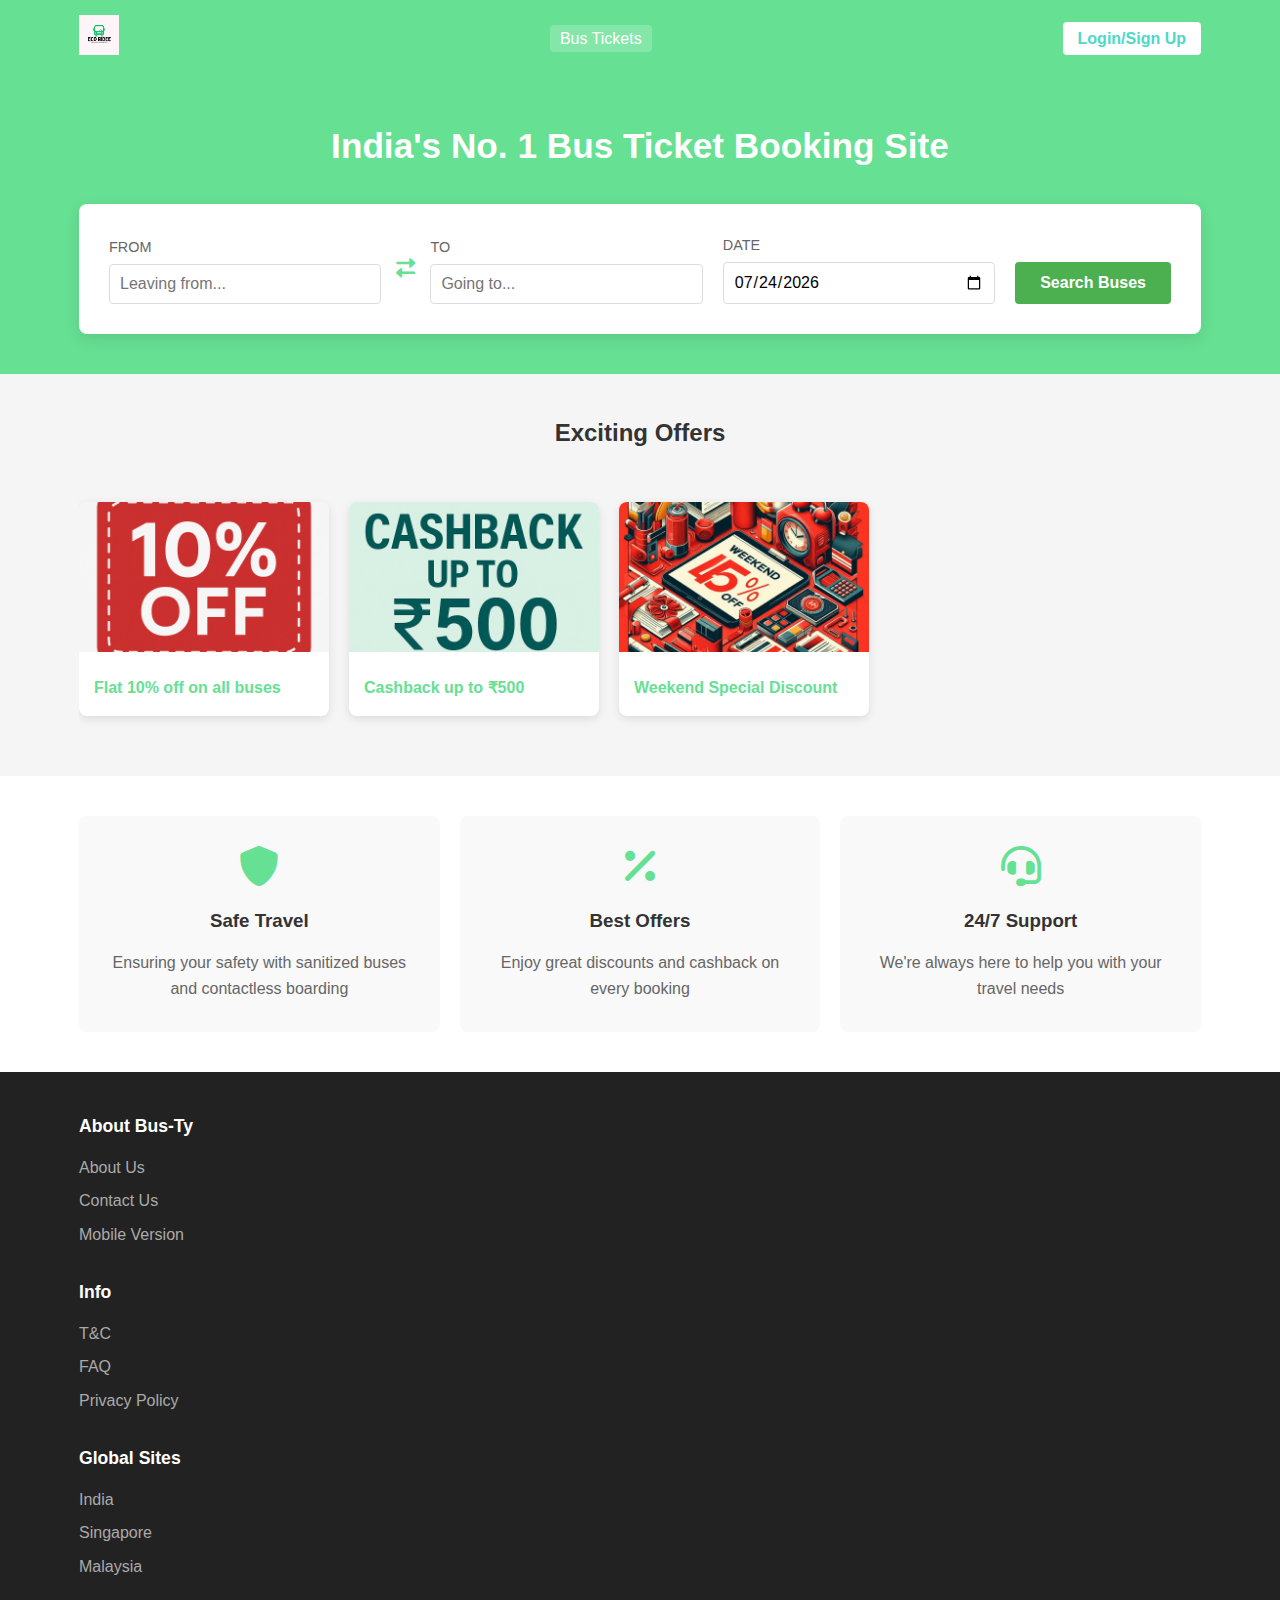
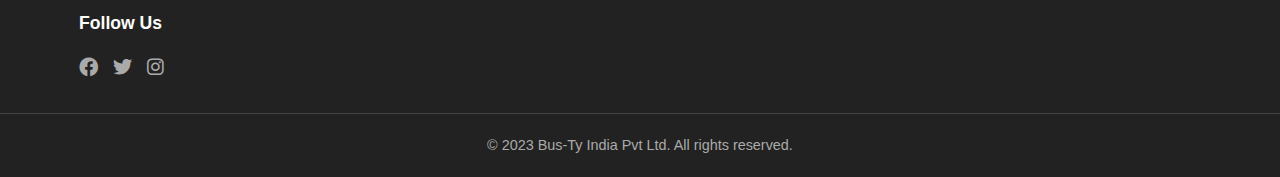
<file: index.html>
<!DOCTYPE html>
<html lang="en">
<head>
    <meta charset="UTF-8">
    <meta name="viewport" content="width=device-width, initial-scale=1.0">
    <title>Bus-Ty - Book Bus Tickets</title>
    <link rel="stylesheet" href="css/style.css">
    <link rel="stylesheet" href="https://cdnjs.cloudflare.com/ajax/libs/font-awesome/6.0.0-beta3/css/all.min.css">
</head>
<body>
    <header>
        <div class="container">
            <div class="logo">
                <img src="images/ECO RIDEE.png" alt="Bus-Ty Logo">
            </div>
            <nav>
                <ul>
                    <li><a href="#" class="active">Bus Tickets</a></li>
                </ul>
            </nav>
            <div class="auth-buttons">
                <a href="#" class="login">Login/Sign Up</a>
            </div>
        </div>
    </header>

    <main>
        <section class="search-section">
            <div class="container">
                <h1>India's No. 1 Bus Ticket Booking Site</h1>
                <div class="search-box">
                    <div class="input-group">
                        <label for="from">FROM</label>
                        <input type="text" id="from" placeholder="Leaving from...">
                    </div>
                    <div class="swap-btn">
                        <i class="fas fa-exchange-alt"></i>
                    </div>
                    <div class="input-group">
                        <label for="to">TO</label>
                        <input type="text" id="to" placeholder="Going to...">
                    </div>
                    <div class="input-group">
                        <label for="date">DATE</label>
                        <input type="date" id="date">
                    </div>
                    <button class="search-btn" onclick="searchBuses()">Search Buses</button>
                </div>
            </div>
        </section>

        <section class="offers">
            <div class="container">
                <h2>Exciting Offers</h2>
                <div class="offer-slider">
                    <div class="offer-card">
                        <img src="images/offer1.jpg" alt="Offer 1">
                        <p>Flat 10% off on all buses</p>
                    </div>
                    <div class="offer-card">
                        <img src="images/offer2.jpg" alt="Offer 2">
                        <p>Cashback up to ₹500</p>
                    </div>
                    <div class="offer-card">
                        <img src="images/offer3.jpg" alt="Offer 3">
                        <p>Weekend Special Discount</p>
                    </div>
                </div>
            </div>
        </section>

        <section class="features">
            <div class="container">
                <div class="feature-card">
                    <i class="fas fa-shield-alt"></i>
                    <h3>Safe Travel</h3>
                    <p>Ensuring your safety with sanitized buses and contactless boarding</p>
                </div>
                <div class="feature-card">
                    <i class="fas fa-percentage"></i>
                    <h3>Best Offers</h3>
                    <p>Enjoy great discounts and cashback on every booking</p>
                </div>
                <div class="feature-card">
                    <i class="fas fa-headset"></i>
                    <h3>24/7 Support</h3>
                    <p>We're always here to help you with your travel needs</p>
                </div>
            </div>
        </section>
    </main>

    <footer>
        <div class="container">
            <div class="footer-section">
                <h4>About Bus-Ty</h4>
                <ul>
                    <li><a href="#">About Us</a></li>
                    <li><a href="#">Contact Us</a></li>
                    <li><a href="#">Mobile Version</a></li>
                </ul>
            </div>
            <div class="footer-section">
                <h4>Info</h4>
                <ul>
                    <li><a href="#">T&C</a></li>
                    <li><a href="#">FAQ</a></li>
                    <li><a href="#">Privacy Policy</a></li>
                </ul>
            </div>
            <div class="footer-section">
                <h4>Global Sites</h4>
                <ul>
                    <li><a href="#">India</a></li>
                    <li><a href="#">Singapore</a></li>
                    <li><a href="#">Malaysia</a></li>
                </ul>
            </div>
            <div class="footer-section">
                <h4>Follow Us</h4>
                <div class="social-icons">
                    <a href="#"><i class="fab fa-facebook"></i></a>
                    <a href="#"><i class="fab fa-twitter"></i></a>
                    <a href="#"><i class="fab fa-instagram"></i></a>
                </div>
            </div>
        </div>
        <div class="copyright">
            <p>© 2023 Bus-Ty India Pvt Ltd. All rights reserved.</p>
        </div>
    </footer>

    <script src="js/script.js"></script>
</body>
</html>
</file>
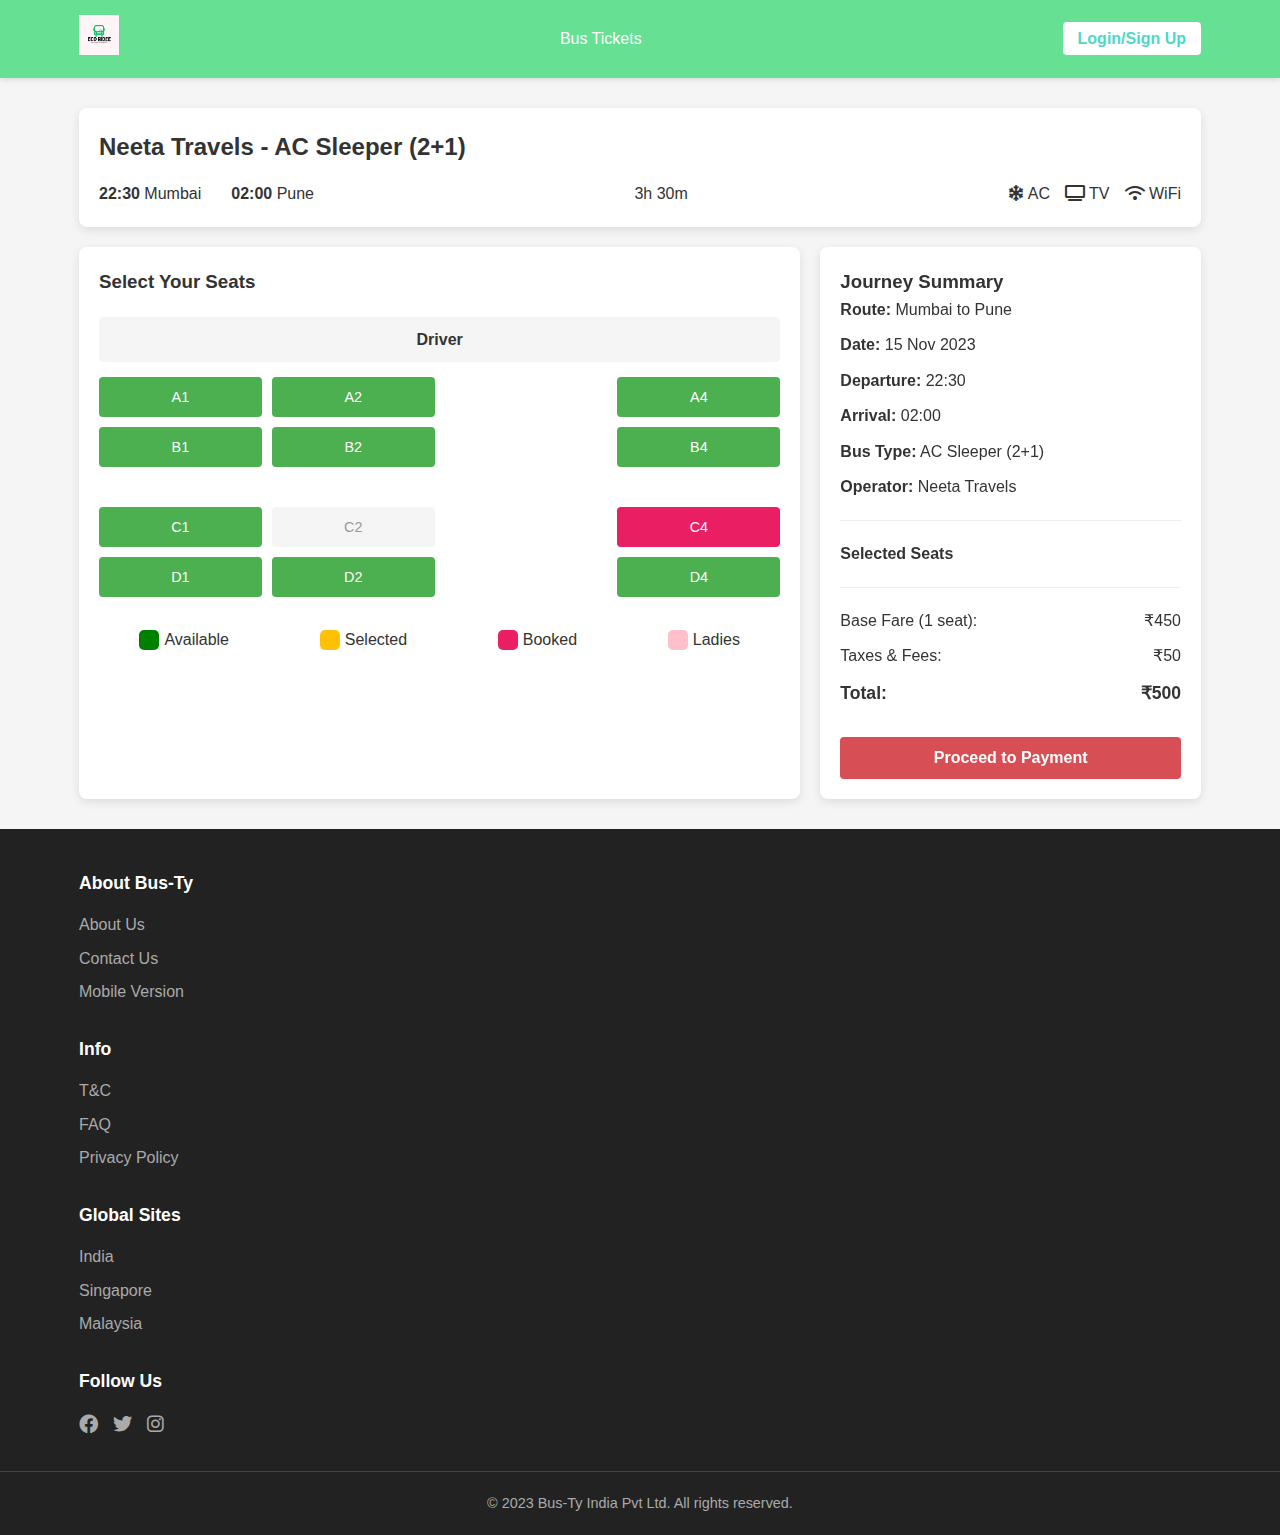
<file: booking.html>
<!DOCTYPE html>
<html lang="en">
<head>
    <meta charset="UTF-8">
    <meta name="viewport" content="width=device-width, initial-scale=1.0">
    <title>Book Bus | Bus-Ty</title>
    <link rel="stylesheet" href="css/style.css">
    <link rel="stylesheet" href="https://cdnjs.cloudflare.com/ajax/libs/font-awesome/6.0.0-beta3/css/all.min.css">
</head>
<body>
    <header>
        <div class="container">
            <div class="logo">
                <img src="images/ECO RIDEE.png" alt="Bus-Ty Logo">
            </div>
            <nav>
                <ul>
                    <li><a href="index.html">Bus Tickets</a></li>
                </ul>
            </nav>
            <div class="auth-buttons">
                <a href="#" class="login">Login/Sign Up</a>
            </div>
        </div>
    </header>

    <main>
        <section class="booking-container">
            <div class="container">
                <div class="booking-header">
                    <h2>Neeta Travels - AC Sleeper (2+1)</h2>
                    <div class="bus-details">
                        <div class="timing">
                            <p><strong>22:30</strong> Mumbai</p>
                            <p><strong>02:00</strong> Pune</p>
                        </div>
                        <div class="duration">
                            <p>3h 30m</p>
                        </div>
                        <div class="amenities">
                            <span><i class="fas fa-snowflake"></i> AC</span>
                            <span><i class="fas fa-tv"></i> TV</span>
                            <span><i class="fas fa-wifi"></i> WiFi</span>
                        </div>
                    </div>
                </div>

                <div class="booking-content">
                    <div class="seat-selection">
                        <h3>Select Your Seats</h3>
                        <div class="bus-layout">
                            <div class="driver">Driver</div>
                            <div class="seats-grid">
                                <!-- Seats will be generated by JavaScript -->
                            </div>
                            <div class="legend">
                                <div><span class="color-box available-box"></span> Available</div>
                                <div><span class="color-box selected-box"></span> Selected</div>
                                <div><span class="color-box booked-box"></span> Booked</div>
                                <div><span class="color-box ladies-box"></span> Ladies</div>
                            </div>
                        </div>
                    </div>

                    <div class="booking-summary">
                        <h3>Journey Summary</h3>
                        <div class="summary-details">
                            <p><strong>Route:</strong> Mumbai to Pune</p>
                            <p><strong>Date:</strong> 15 Nov 2023</p>
                            <p><strong>Departure:</strong> 22:30</p>
                            <p><strong>Arrival:</strong> 02:00</p>
                            <p><strong>Bus Type:</strong> AC Sleeper (2+1)</p>
                            <p><strong>Operator:</strong> Neeta Travels</p>
                        </div>

                        <div class="selected-seats">
                            <h4>Selected Seats</h4>
                            <div id="selected-seats-list">
                                <!-- Selected seats will appear here -->
                            </div>
                            <div class="price-breakup">
                                <p>Base Fare (1 seat): <span>₹450</span></p>
                                <p>Taxes & Fees: <span>₹50</span></p>
                                <p class="total">Total: <span>₹500</span></p>
                            </div>
                        </div>

                        <button class="proceed-btn" onclick="location.href='my-trips.html'">Proceed to Payment</button>
                    </div>
                </div>
            </div>
        </section>
    </main>

    <footer>
        <div class="container">
            <div class="footer-section">
                <h4>About Bus-Ty</h4>
                <ul>
                    <li><a href="#">About Us</a></li>
                    <li><a href="#">Contact Us</a></li>
                    <li><a href="#">Mobile Version</a></li>
                </ul>
            </div>
            <div class="footer-section">
                <h4>Info</h4>
                <ul>
                    <li><a href="#">T&C</a></li>
                    <li><a href="#">FAQ</a></li>
                    <li><a href="#">Privacy Policy</a></li>
                </ul>
            </div>
            <div class="footer-section">
                <h4>Global Sites</h4>
                <ul>
                    <li><a href="#">India</a></li>
                    <li><a href="#">Singapore</a></li>
                    <li><a href="#">Malaysia</a></li>
                </ul>
            </div>
            <div class="footer-section">
                <h4>Follow Us</h4>
                <div class="social-icons">
                    <a href="#"><i class="fab fa-facebook"></i></a>
                    <a href="#"><i class="fab fa-twitter"></i></a>
                    <a href="#"><i class="fab fa-instagram"></i></a>
                </div>
            </div>
        </div>
        <div class="copyright">
            <p>© 2023 Bus-Ty India Pvt Ltd. All rights reserved.</p>
        </div>
    </footer>

    <script src="js/booking.js"></script>
    <script src="js/script.js"></script>
</body>
</html>
</file>
<file: css/style.css>
/* Global Styles */
* {
    margin: 0;
    padding: 0;
    box-sizing: border-box;
    font-family: 'Segoe UI', Tahoma, Geneva, Verdana, sans-serif;
}

body {
    background-color: #f5f5f5;
    color: #333;
    line-height: 1.6;
}

.container {
    width: 90%;
    max-width: 1200px;
    margin: 0 auto;
    padding: 0 15px;
}

a {
    text-decoration: none;
    color: inherit;
}

ul {
    list-style: none;
}

button {
    cursor: pointer;
    border: none;
    outline: none;
}

/* Header Styles */
header {
    background-color: #66e093;
    color: white;
    padding: 15px 0;
    box-shadow: 0 2px 5px rgba(0, 0, 0, 0.1);
}

header .container {
    display: flex;
    justify-content: space-between;
    align-items: center;
}

.logo img {
    height: 40px;
}

nav ul {
    display: flex;
}

nav ul li {
    margin-left: 20px;
}

nav ul li a {
    padding: 5px 10px;
    transition: all 0.3s ease;
}

nav ul li a:hover, nav ul li a.active {
    background-color: rgba(255, 255, 255, 0.2);
    border-radius: 4px;
}

.auth-buttons .login {
    background-color: white;
    color: #4ed8c8;
    padding: 8px 15px;
    border-radius: 4px;
    font-weight: 600;
    transition: all 0.3s ease;
}

.auth-buttons .login:hover {
    background-color: #f8f8f8;
}

/* Search Section */
.search-section {
    background-color: #66e093;
    color: white;
    padding: 40px 0;
    text-align: center;
}

.search-section h1 {
    font-size: 2.2rem;
    margin-bottom: 30px;
}

.search-box {
    background-color: white;
    border-radius: 8px;
    padding: 20px;
    display: flex;
    flex-wrap: wrap;
    justify-content: space-between;
    align-items: flex-end;
    box-shadow: 0 5px 15px rgba(0, 0, 0, 0.1);
}

.input-group {
    flex: 1;
    min-width: 200px;
    margin: 10px;
    text-align: left;
}

.input-group label {
    display: block;
    color: #666;
    font-size: 0.9rem;
    margin-bottom: 5px;
}

.input-group input {
    width: 100%;
    padding: 10px;
    border: 1px solid #ddd;
    border-radius: 4px;
    font-size: 1rem;
}

.swap-btn {
    color: #66e093;
    background: none;
    font-size: 1.2rem;
    align-self: center;
    padding: 5px;
    cursor: pointer;
}

.search-btn {
    background-color: #4CAF50;
    color: white;
    padding: 12px 25px;
    border-radius: 4px;
    font-size: 1rem;
    font-weight: 600;
    margin: 10px;
    transition: all 0.3s ease;
}

.search-btn:hover {
    background-color: #45a049;
}

/* Offers Section */
.offers {
    padding: 40px 0;
}

.offers h2 {
    text-align: center;
    margin-bottom: 30px;
    color: #333;
}

.offer-slider {
    display: flex;
    overflow-x: auto;
    gap: 20px;
    padding: 20px 0;
}

.offer-card {
    min-width: 250px;
    background-color: white;
    border-radius: 8px;
    overflow: hidden;
    box-shadow: 0 3px 10px rgba(0, 0, 0, 0.1);
}

.offer-card img {
    width: 100%;
    height: 150px;
    object-fit: cover;
}

.offer-card p {
    padding: 15px;
    font-weight: 600;
    color: #66e093;
}

/* Features Section */
.features {
    padding: 40px 0;
    background-color: white;
}

.features .container {
    display: flex;
    justify-content: space-around;
    flex-wrap: wrap;
    gap: 20px;
}

.feature-card {
    flex: 1;
    min-width: 250px;
    text-align: center;
    padding: 30px 20px;
    border-radius: 8px;
    background-color: #f9f9f9;
    transition: all 0.3s ease;
}

.feature-card:hover {
    transform: translateY(-5px);
    box-shadow: 0 5px 15px rgba(0, 0, 0, 0.1);
}

.feature-card i {
    font-size: 2.5rem;
    color: #66e093;
    margin-bottom: 20px;
}

.feature-card h3 {
    margin-bottom: 15px;
    color: #333;
}

.feature-card p {
    color: #666;
}

/* Footer Styles */
footer {
    background-color: #222;
    color: #aaa;
    padding: 40px 0 0;
}

.footer-section {
    margin-bottom: 30px;
}

.footer-section h4 {
    color: white;
    margin-bottom: 15px;
    font-size: 1.1rem;
}

.footer-section ul li {
    margin-bottom: 8px;
}

.footer-section ul li a:hover {
    color: white;
}

.social-icons {
    display: flex;
    gap: 15px;
}

.social-icons a {
    color: #aaa;
    font-size: 1.2rem;
    transition: all 0.3s ease;
}

.social-icons a:hover {
    color: white;
}

.copyright {
    text-align: center;
    padding: 20px 0;
    border-top: 1px solid #444;
    margin-top: 20px;
    font-size: 0.9rem;
}

/* Search Results Page */
.search-results {
    padding: 30px 0;
}

.search-header {
    display: flex;
    justify-content: space-between;
    align-items: center;
    margin-bottom: 20px;
    flex-wrap: wrap;
}

.filter-options {
    display: flex;
    align-items: center;
    gap: 15px;
}

.filter-options select {
    padding: 8px 12px;
    border-radius: 4px;
    border: 1px solid #ddd;
}

.filter-btn {
    background-color: #f5f5f5;
    padding: 8px 15px;
    border-radius: 4px;
    display: flex;
    align-items: center;
    gap: 5px;
}

.bus-list {
    display: flex;
    flex-direction: column;
    gap: 20px;
}

.bus-card {
    background-color: white;
    border-radius: 8px;
    padding: 20px;
    display: flex;
    justify-content: space-between;
    box-shadow: 0 3px 10px rgba(0, 0, 0, 0.1);
}

.bus-info {
    flex: 2;
}

.bus-pricing {
    flex: 1;
    display: flex;
    flex-direction: column;
    align-items: flex-end;
    justify-content: space-between;
}

.bus-operator {
    display: flex;
    align-items: center;
    margin-bottom: 15px;
}

.bus-operator img {
    width: 50px;
    height: 50px;
    object-fit: contain;
    margin-right: 15px;
}

.bus-operator h3 {
    margin-right: 15px;
}

.rating {
    color: #4CAF50;
    font-weight: 600;
}

.bus-timings {
    display: flex;
    align-items: center;
    margin-bottom: 15px;
}

.departure, .arrival {
    text-align: center;
}

.departure p:first-child, .arrival p:first-child {
    font-weight: 600;
    font-size: 1.2rem;
}

.duration {
    display: flex;
    flex-direction: column;
    align-items: center;
    margin: 0 20px;
}

.line {
    width: 100px;
    height: 1px;
    background-color: #ddd;
    margin: 5px 0;
}

.bus-amenities {
    display: flex;
    gap: 15px;
}

.bus-amenities span {
    display: flex;
    align-items: center;
    gap: 5px;
    color: #666;
}

.price {
    font-size: 1.5rem;
    font-weight: 600;
    color: #66e093;
}

.seats {
    color: #666;
    font-size: 0.9rem;
}

.view-seats {
    background-color: #d84e55;
    color: white;
    padding: 10px 20px;
    border-radius: 4px;
    font-weight: 600;
    transition: all 0.3s ease;
}

.view-seats:hover {
    background-color: #c23d44;
}

.map-view {
    margin-top: 40px;
}

.map-view h3 {
    margin-bottom: 15px;
}

/* Booking Page */
.booking-container {
    padding: 30px 0;
}

.booking-header {
    background-color: white;
    border-radius: 8px;
    padding: 20px;
    margin-bottom: 20px;
    box-shadow: 0 3px 10px rgba(0, 0, 0, 0.1);
}

.bus-details {
    display: flex;
    justify-content: space-between;
    align-items: center;
    margin-top: 15px;
    flex-wrap: wrap;
}

.timing {
    display: flex;
    gap: 30px;
}

.amenities {
    display: flex;
    gap: 15px;
}

.booking-content {
    display: flex;
    gap: 20px;
}

.seat-selection {
    flex: 2;
    background-color: white;
    border-radius: 8px;
    padding: 20px;
    box-shadow: 0 3px 10px rgba(0, 0, 0, 0.1);
}

.booking-summary {
    flex: 1;
    background-color: white;
    border-radius: 8px;
    padding: 20px;
    box-shadow: 0 3px 10px rgba(0, 0, 0, 0.1);
    align-self: flex-start;
    position: sticky;
    top: 20px;
}

.bus-layout {
    margin: 20px 0;
}

.driver {
    grid-column: 1 / -1;
    text-align: center;
    padding: 10px;
    background-color: #f5f5f5;
    border-radius: 4px;
    margin-bottom: 10px;
    font-weight: 600;
}

.seats-grid {
    display: grid;
    grid-template-columns: repeat(4, 1fr);
    gap: 10px;
    margin: 15px 0;
}

.seat {
    width: 100%;
    height: 40px;
    display: flex;
    align-items: center;
    justify-content: center;
    background-color: #4CAF50;
    color: white;
    border-radius: 4px;
    cursor: pointer;
    transition: all 0.3s ease;
    font-size: 0.9rem;
}

.seat.available {
    background-color: #4CAF50;
}

.seat.selected {
    background-color: #FFC107;
    color: #333;
}

.seat.booked {
    background-color: #f5f5f5;
    color: #999;
    cursor: not-allowed;
}

.seat.ladies {
    background-color: #E91E63;
}

.legend {
    display: flex;
    justify-content: space-around;
    margin-top: 30px;
    flex-wrap: wrap;
    gap: 10px;
}

.legend div {
    display: flex;
    align-items: center;
    gap: 5px;
}

.legend .seat {
    cursor: default;
}
.legend .color-box {
    width: 20px;  /* Box size */
    height: 20px;
    border-radius: 5px; /* Rounded corners */
    display: inline-block;
}
.legend .available-box { background-color: green; }
.legend .selected-box { background-color: #ffc107 }
.legend .booked-box { background-color: #e91e63 }
.legend .ladies-box { background-color: pink; }
.summary-details p {
    margin-bottom: 10px;
}

.selected-seats {
    margin-top: 20px;
    padding-top: 20px;
    border-top: 1px solid #eee;
}

#selected-seats-list {
    margin: 10px 0;
}

.price-breakup {
    margin-top: 20px;
    padding-top: 20px;
    border-top: 1px solid #eee;
}

.price-breakup p {
    display: flex;
    justify-content: space-between;
    margin-bottom: 10px;
}

.price-breakup .total {
    font-weight: 600;
    font-size: 1.1rem;
    margin-top: 10px;
}

.proceed-btn {
    width: 100%;
    background-color: #d84e55;
    color: white;
    padding: 12px;
    border-radius: 4px;
    font-size: 1rem;
    font-weight: 600;
    margin-top: 20px;
    transition: all 0.3s ease;
}

.proceed-btn:hover {
    background-color: #c23d44;
}

/* My Trips Page */
.my-trips {
    padding: 30px 0;
}

.tabs {
    display: flex;
    border-bottom: 1px solid #ddd;
    margin-bottom: 20px;
}

.tab-btn {
    padding: 10px 20px;
    background: none;
    border: none;
    border-bottom: 3px solid transparent;
    font-weight: 600;
    color: #666;
}

.tab-btn.active {
    color: #d84e55;
    border-bottom-color: #d84e55;
}

.tab-content {
    display: none;
}

.tab-content.active {
    display: block;
}

.trip-card {
    background-color: white;
    border-radius: 8px;
    padding: 20px;
    margin-bottom: 20px;
    box-shadow: 0 3px 10px rgba(0, 0, 0, 0.1);
}

.trip-header {
    display: flex;
    justify-content: space-between;
    align-items: center;
    margin-bottom: 15px;
    padding-bottom: 15px;
    border-bottom: 1px solid #eee;
}

.status {
    padding: 5px 10px;
    border-radius: 4px;
    font-size: 0.8rem;
    font-weight: 600;
}

.status.confirmed {
    background-color: #E3F2FD;
    color: #1976D2;
}

.trip-details {
    display: flex;
    justify-content: space-between;
    flex-wrap: wrap;
    gap: 20px;
}

.trip-actions {
    display: flex;
    gap: 10px;
    margin-top: 20px;
    flex-wrap: wrap;
}

.btn {
    padding: 8px 15px;
    border-radius: 4px;
    font-size: 0.9rem;
}

.cancel-btn {
    background-color: #f5f5f5;
    color: #d84e55;
}

.download-btn {
    background-color: #4CAF50;
    color: white;
}

.view-map-btn {
    background-color: #2196F3;
    color: white;
}

/* Modal */
.modal {
    display: none;
    position: fixed;
    z-index: 1000;
    left: 0;
    top: 0;
    width: 100%;
    height: 100%;
    background-color: rgba(0, 0, 0, 0.5);
}

.modal-content {
    background-color: white;
    margin: 5% auto;
    padding: 20px;
    border-radius: 8px;
    width: 80%;
    max-width: 800px;
    position: relative;
}

.close-btn {
    position: absolute;
    right: 20px;
    top: 10px;
    font-size: 1.5rem;
    cursor: pointer;
}

/* Responsive Styles */
@media (max-width: 768px) {
    header .container {
        flex-direction: column;
    }

    nav ul {
        margin: 15px 0;
    }

    .search-box {
        flex-direction: column;
        align-items: stretch;
    }

    .input-group {
        margin: 10px 0;
    }

    .swap-btn {
        margin: 10px 0;
        align-self: center;
    }

    .booking-content {
        flex-direction: column;
    }

    .seats-grid {
        grid-template-columns: repeat(4, 1fr);
        gap: 8px;
    }

    .trip-details {
        flex-direction: column;
    }
    
    .seat {
        height: 35px;
        font-size: 0.8rem;
    }
}
/* Add these styles to your existing CSS */

@media (max-width: 768px) {
    /* Bus card mobile styles */
    .bus-card {
        flex-direction: column;
        padding: 15px;
    }
    
    .bus-info, .bus-pricing {
        width: 100%;
    }
    
    .bus-pricing {
        margin-top: 15px;
        padding-top: 15px;
        border-top: 1px solid #eee;
        align-items: flex-start !important;
    }
    
    .bus-pricing .price {
        font-size: 1.3rem;
        margin-bottom: 5px;
    }
    
    .bus-pricing .seats {
        margin-bottom: 10px;
    }
    
    .bus-pricing .view-seats {
        width: 100%;
        padding: 12px;
    }
    
    /* Adjust bus timings for mobile */
    .bus-timings {
        flex-wrap: wrap;
    }
    
    .departure, .arrival {
        flex: 1;
        min-width: 100px;
        margin-bottom: 10px;
    }
    
    .duration {
        width: 100%;
        margin: 0 0 10px 0;
    }
    
    .duration .line {
        width: 100%;
    }
    
    /* Adjust bus amenities for mobile */
    .bus-amenities {
        flex-wrap: wrap;
        gap: 8px;
    }

    @media (max-width: 480px) {
    .seats-grid {
        grid-template-columns: repeat(4, 1fr);
        gap: 6px;
    }
    .seat {
        height: 30px;
        font-size: 0.7rem;
    }
    .legend {
        flex-direction: column;
        align-items: flex-start;
        gap: 8px;
    }
    /* Make search header more compact */
    .search-header {
        flex-direction: column;
        align-items: flex-start;
    }
    
    .filter-options {
        margin-top: 10px;
        width: 100%;
    }
    
    .filter-options select {
        width: 60%;
    }
    
    .filter-btn {
        width: 35%;
    }
    
    /* Adjust bus operator info */
    .bus-operator {
        flex-wrap: wrap;
    }
    
    .bus-operator img {
        margin-right: 10px;
    }
    
    .bus-operator h3 {
        margin-right: 10px;
        font-size: 1rem;
    }
    
    .rating {
        font-size: 0.8rem;
    }
}
    
    .bus-amenities span {
        font-size: 0.8rem;
    }
}


/* Responsive adjustments */


.gap-row {
    display: none; /* Hidden by default */
}

@media (min-width: 481px) {
    .gap-row {
        display: block; /* Show gap on larger screens */
    }
}
</file>
